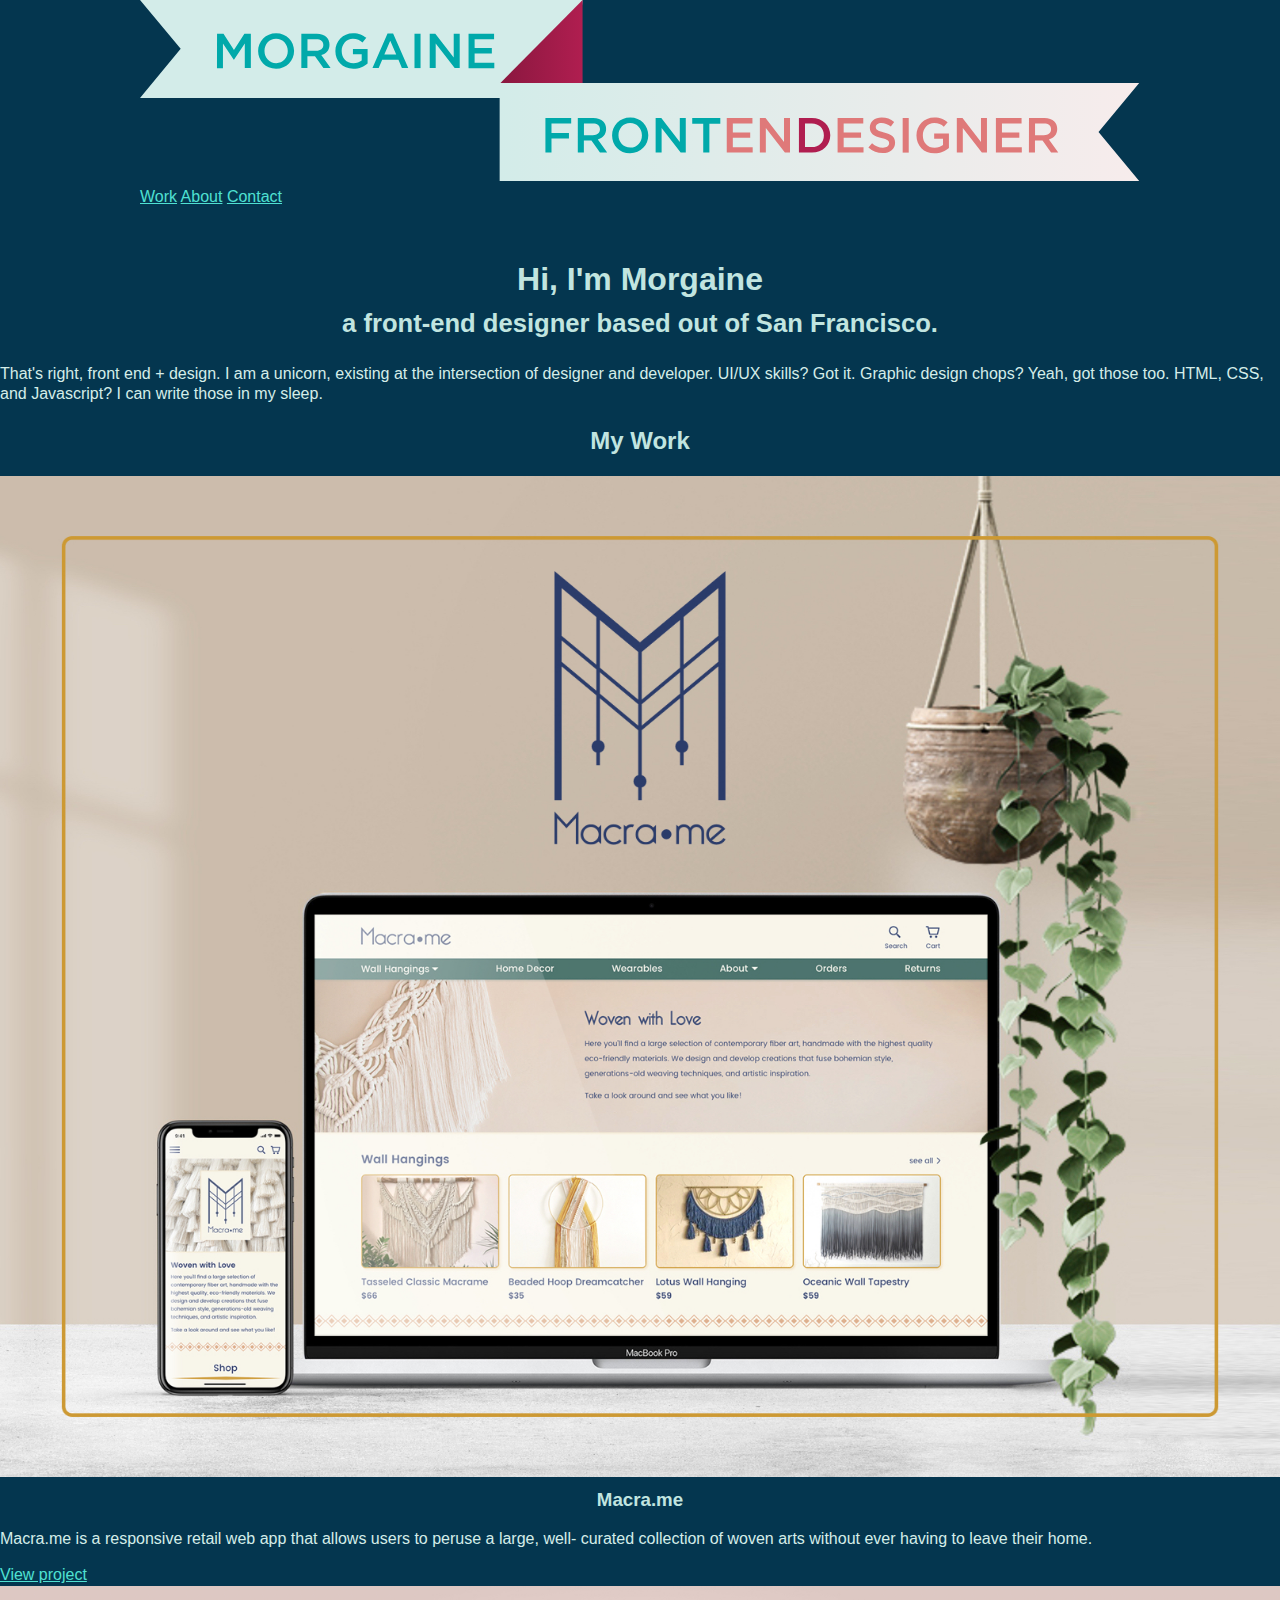
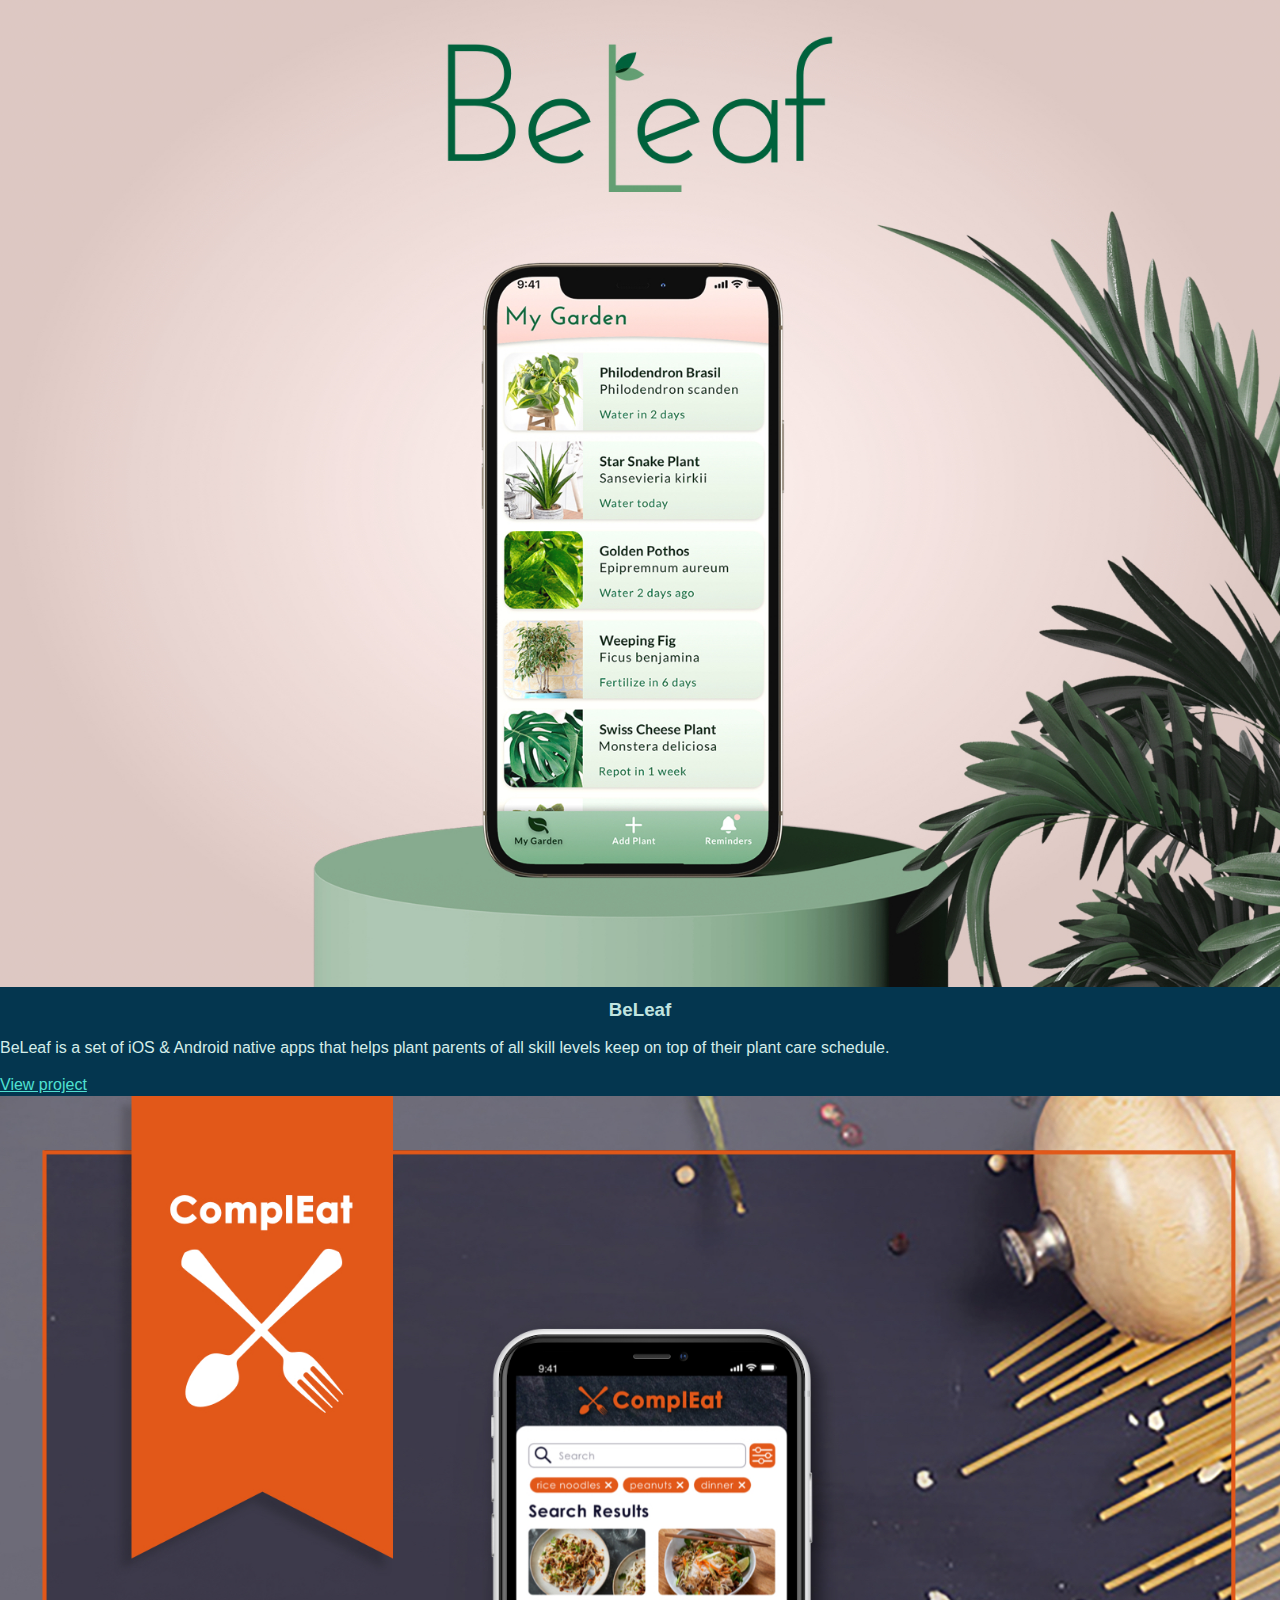
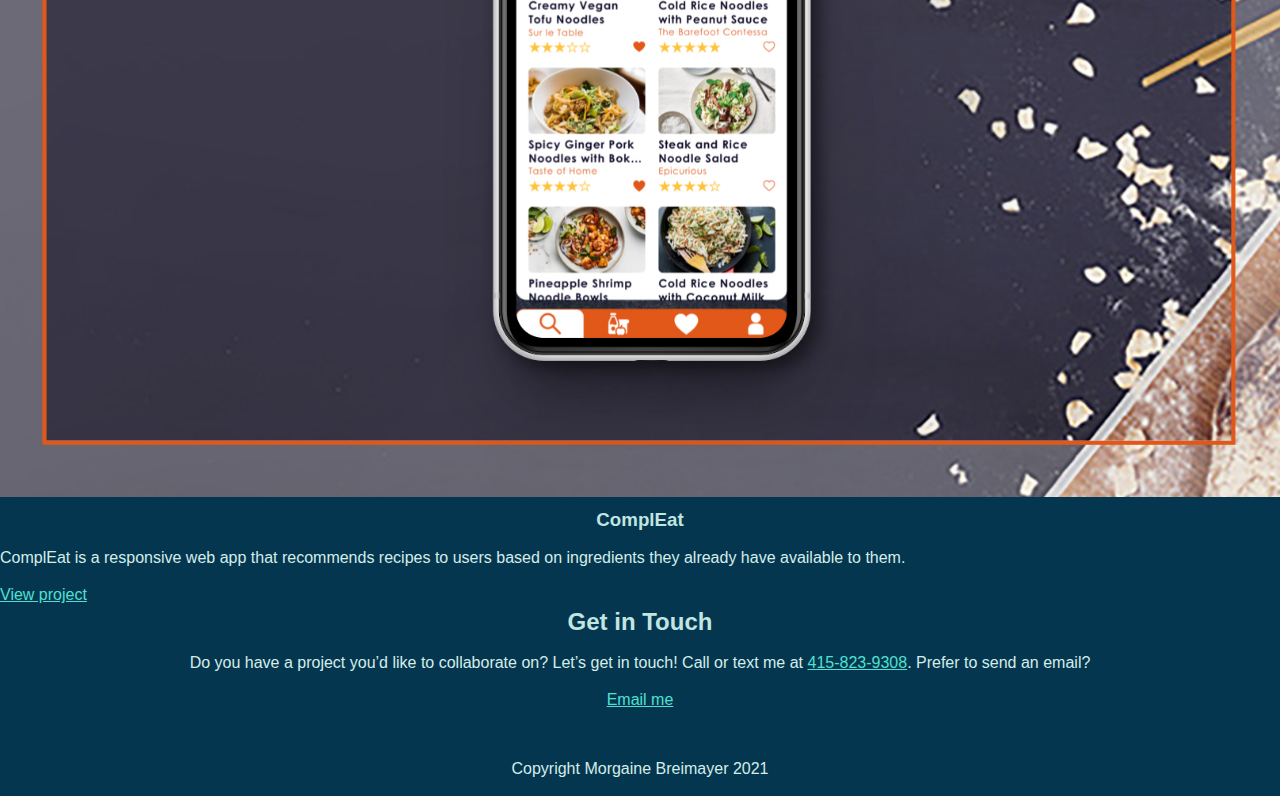
<file: homepage.html>
<!DOCTYPE html>
<html lang="en" dir="ltr">

<head>
  <meta charset="utf-8">
  <title>Morgaine Breimayer Front End Designer San Francisco</title>
  <meta name="author" content="Morgaine Breimayer">
  <meta name ="description" content="Portfolio of Morgaine Breimayer, a frontend designer based out of San Francisco."
  <link href="css/fontawesome.css" rel="stylesheet">
  <link href="css/brands.css" rel="stylesheet">
  <link href="css/main.css" rel="stylesheet">
  <link href="img/favicon.ico" rel="shortcut icon" type="image/x-icon" />
</head>

<body>
  <header>
    <div>
      <img src="img/logo.svg" alt="logo" />
      <nav>
        <a href="#work">Work</a>
        <a href="about.html">About</a>
        <a href="#contact">Contact</a>
      </nav>
    </div>
  </header>

  <main>
    <div id="intro">
      <div>
        <h1>Hi, I'm Morgaine<br />
          <span style="font-size: .8em;">a front-end designer based out of San Francisco.</span>
        </h1>
        <p>That's right, front end + design. I am a unicorn, existing at the intersection of designer and developer. UI/UX skills? Got it. Graphic design chops? Yeah, got those too. HTML, CSS, and Javascript? I can write those in my sleep.</p>
      </div>
    </div>
    <div id="work">
      <div class="wrapper">
        <h2>My Work</h2>
        <div class="row">
          <div class="column-lt">
            <picture>
              <source srcset="img/homepage/macrame_title@1x.jpg" media="(max-width:767px;)" />
              <img src="img/homepage/macrame_title@2x.jpg" alt="Macra.me" />
            </picture>
          </div>
          <div class="column-rt">
            <h3>Macra.me</h3>
            <p>Macra.me is a responsive retail web app that allows users to peruse a large, well- curated collection of woven arts without ever having to leave their home.</p>
            <a href="macrame.html">View project</a>
          </div>
        </div>
        <div class="row">
          <div class="column-lt">
            <picture>
              <source srcset="img/homepage/beleaf_title@1x.jpg" media="(max-width:767px;)" />
              <img src="img/homepage/beleaf_title@2x.jpg" alt="BeLeaf" />
            </picture>
          </div>
          <div class="column-rt">
            <h3>BeLeaf</h3>
            <p>BeLeaf is a set of iOS & Android native apps that helps plant parents of all skill levels keep on top of their plant care schedule.</p>
            <a href="beleaf.html">View project</a>
          </div>
        </div>
        <div class="row">
          <div class="column-lt">
            <picture>
              <source srcset="img/homepage/compleat_title@1x.jpg" media="(max-width:767px;)" />
              <img src="img/homepage/compleat_title@2x.jpg" alt="ComplEat" />
            </picture>
          </div>
          <div class="column-rt">
            <h3>ComplEat</h3>
            <p>ComplEat is a responsive web app that recommends recipes to users based on ingredients they already have available to them.</p>
            <a href="compleat.html">View project</a>
          </div>
        </div>
      </div>
    </div>
  </main>

  <footer>
    <div id="contact" class="wrapper">
      <h2>Get in Touch</h2>
      <p>Do you have a project you’d like to collaborate on? Let’s get in touch! Call or text me at <a href="tel:+14158239308">415-823-9308</a>. Prefer to send an email?</p>
      <div>
        <a href="mailto:morgaine.breimayer@gmail.com">Email me</a>
      </div>
      <div class="social media">
        <a href="https://www.linkedin.com/in/morgaine-breimayer-39764620/" target="_blank">
          <i class="fab fa-linkedin"></i>
        </a>
        <a href="https://www.behance.net/morgainedesign" target="_blank">
          <i class="fab fa-behance"></i>
        </a>
        <a href="https://www.instagram.com/morgaine.design/" target="_blank">
          <i class="fab fa-instagram"></i>
        </a>
      </div>
      <div>
        <p>Copyright Morgaine Breimayer 2021</p>
      </div>
    </div>
  </footer>
</body>

</html>
</file>
<file: css/main.css>
/* Sitewide stylings */
* {
  box-sizing: border-box;
}

:root {
  --dk-turq: #04364f;
  --med-turq: #10b5b7;
  --lt-turq: #4FE0D2;
  --wt-turq: #d4ede9;
  --dk-pink: #b01d4f;
  --med-pink: #df798b;
  --lt-pink: #e7d4d8;
}

body {
  background-color: var(--dk-turq);
  color: var(--wt-turq);
  margin: 0;
  font-family: 'Mulish', sans-serif;
  line-height: 1.3;
  font-size: 16px;
}

main {
  padding-top: 30px;
}

img {
  width: 100%;
}

hr {
  border: 1px solid var(--med-turq);
  width: 270px;
  margin: 0 auto;
}

.no-right-pad {
  padding-right: 0;
}

.flexbox {
  display: flex;
  justify-content: space-between;
  flex-wrap: wrap;
}

.gridbox {
  display: grid;
}

.bracket {
  color: var(--med-turq);
}

.container {
  padding: 20px 0;
  width: 1000px;
  margin: 0 auto;
  display: block;
}

/* Header & Nav */
header {
  width: 1000px;
  margin: 0 auto;
}

.navtoggle nav {
  text-align: right;
  margin-top: 58px;
  float: right;
  z-index: 10;
}

.navtoggle nav ul {
  list-style-type: none;
  padding: 0;
}

.navtoggle nav li:not(:first-child) {
  display: inline-block;
  text-transform: uppercase;
  font-weight: 600;
  padding: 0 0 0 30px;
}

.navtoggle nav li:not(:first-child) a {
  position: relative;
  z-index: 0;
  text-decoration: none;
}

.navtoggle li:first-child {
  display: none;
}

.modal {
  background-color: var(--dk-turq);
  z-index: -1;
  position: fixed;
  top: 0px;
  bottom: 0px;
  right: 0px;
  left: 0px;
  opacity: 0;
  transition: opacity .5s, z-index .5s;
}

.modal.clicked {
  transition: opacity .5s;
  opacity: .7;
  z-index: 9;
}

/* Nav Animation */
.navtoggle nav li:not(:first-child) a:before, nav li:not(:first-child) a:after {
  position: absolute;
  top: 12px;
  left: 50%;
  width: 50px;
  height: 50px;
  border: 4px solid var(--lt-turq);
  transform: translateX(-50%) translateY(-50%) scale(0.8);
  border-radius: 50%;
  background: transparent;
  content: "";
  opacity: 0;
  transition: all 0.3s;
  z-index: -1;
}

.navtoggle nav li:not(:first-child) a:after {
  border-width: 2px;
  transition: all 0.4s;
}

.navtoggle nav li:not(:first-child) a:hover:before {
  opacity: .2;
  transform: translateX(-50%) translateY(-50%) scale(1);
}

.navtoggle nav li:not(:first-child) a:hover:after {
  opacity: .15;
  transform: translateX(-50%) translateY(-50%) scale(1.3);
}

.navtoggle nav li:not(:first-child) a:active {
  color: var(--wt-turq);
}

.navtoggle nav li:not(:first-child) a:active:before {
  opacity: .5;
}

.navtoggle nav li:not(:first-child) a:active:after {
  opacity: .45;
}

/* Floating Nav */
.dot, .dot:before, .dot:after {
  position: absolute;
  width: 7px;
  height: 7px;
  border-radius: 20px;
  background-color: var(--wt-turq);
  transform: rotate(270deg);
  cursor: pointer;
}

.dot {
  margin-top: 10px;
  animation: 3s visibilityCenter infinite;
}

.dot:before, .dot:after {
  content: "";
}

.dot:before {
  right: 12px;
  transition: right .5s, height .5s, width .5s, transform .5s;
  transition-delay: .3s;
  animation: 3s visibilityTop infinite;
}

.dot:after {
  left: 12px;
  transition: left .5s, height .5s, width .5s, transform .5s;
  transition-delay: .3s;
  animation: 3s visibilityBottom infinite;
}

@keyframes visibilityTop {
  0% {
    opacity: 1;
  }

  80% {
    opacity: 1;
  }

  85% {
    opacity: .4;
  }

  90% {
    opacity: 1;
  }
}

@keyframes visibilityCenter {
  0% {
    opacity: 1;
  }

  85% {
    opacity: 1;
  }

  90% {
    opacity: .4;
  }

  95% {
    opacity: 1;
  }
}

@keyframes visibilityBottom {
  0% {
    opacity: 1;
  }

  90% {
    opacity: 1;
  }

  95% {
    opacity: .4;
  }

  100% {
    opacity: 1;
  }
}

.dots .dot.clicked {
  animation-name: none;
}

.dots .dot.clicked:before {
  right: -8px;
  height: 6px;
  width: 23px;
  transform: rotate(225deg);
  transition: right .5s, height .5s, width .5s, transform .5s;
  transition-delay: .3s;
  animation-name: none;
}

.dots .dot.clicked:after {
  left: -8px;
  height: 6px;
  width: 23px;
  transform: rotate(135deg);
  transition: left .5s, height .5s, width .5s, transform .5s;
  transition-delay: .3s;
  animation-name: none;
}

.navtoggle.scrolled nav {
  position: fixed;
  margin-top: 0;
  top: 10px;
  right: -20px;
}

.navtoggle.scrolled nav ul {
  position: relative;
  right: -289px;
  display: inline-block;
  transition: right .3s linear;
  background-image: url("../img/menu_bg.svg");
  background-size: cover;
  width: 320px;
  filter: drop-shadow(2px 2px 3px #021D28);
}

.navtoggle.scrolled.complete nav ul {
  right: -254px;
  transition: right .3s linear;
}

.navtoggle.scrolled nav.clicked ul {
  right: 20px;
  transition: right .5s linear;
}

.navtoggle.scrolled li {
  display: block;
  height: 32px;
}

.navtoggle.scrolled li a {
  padding: 0 15px 0 9px;
  width: 100%;
  color: var(--wt-turq);
}

.navtoggle.scrolled li:first-child {
  display: inline-block;
  font-size: 1.7em;
  line-height: 0em;
  margin: 11px 2px 5px 7px;
}

.navtoggle.scrolled li:first-child img {
  height: 26px;
  width: auto;
}

.navtoggle.scrolled nav ul li:not(:first-child) {
  padding: 0;
}

.navtoggle.scrolled nav li:not(:first-child) {
  opacity: 1;
}

.navtoggle.scrolled li:not(:first-child) a {
  top: 9px;
}

.navtoggle.scrolled nav ul li:not(:first-child) a:hover {
  text-decoration: underline;
}

.navtoggle.scrolled nav ul li:not(:first-child) a:active {
  color: var(--dk-pink);
  transition: color .2s;
}

.navtoggle.scrolled nav li:not(:first-child) a:hover:before,
.navtoggle.scrolled nav li:not(:first-child) a:hover:after {
  opacity: 0;
}

/* Text */
h1, h2, h3 {
  text-align: center;
  color: #C1E5E0;
}

h3 {
  font-weight: 600;
  margin: 5px 0 10px;
}

p, ul {
  font-weight: 500;
}

.text-right {
  text-align: right;
}

.text-center {
  text-align: center;
}

/* Links & Buttons */
a {
  color: var(--lt-turq);
}

a:visited {
  color: var(--lt-turq);
}

a.button {
  display: inline-block;
  background-color: var(--dk-pink);
  color: var(--wt-turq);
  font-weight: 600;
  padding: 10px;
  border-radius: 3px;
  transition: .2s all;
  text-decoration: none;
  text-transform: uppercase;
  margin: 0 0 15px;
}

a.button:hover, a.button:active {
  background-color: var(--med-pink);
}

a.button.contact {
  background-color: transparent;
  border: 2px solid var(--med-pink);
}

a.button.contact:hover, a.button.contact:active {
  background-color: var(--dk-pink);
  border-color: var(--dk-pink);
}

a.button:active {
  text-decoration: underline;
}

.button-cont {
  text-align: center;
  margin-top: 15px;
}

/* Footer */
footer {
  text-align: center;
}

footer h2 {
  margin-top: 0;
  margin-bottom: 5px;
}

footer .social-media p {
  margin-bottom: 0;
}

footer .social-media a {
  color: var(--med-turq);
  text-decoration: none;
}

footer .social-media a:hover,
footer .social-media a:active {
  color: var(--lt-turq);
  text-decoration: none;
}

footer a i {
  font-size: 25px;
  padding: 20px;
}

footer .copyright {
  font-size: .65em;
}

/* Case Studies */
.case-study {
  margin: 0 auto 50px auto;
  width: 1000px;
}

.case-study .page {
  height: 640px;
  margin-bottom: 15px;
}

.case-study .container {
  padding: 50px;
  height: 540px;
}

.case-study figure {
  margin: 0;
  text-align: center;
}

/* Responosive columns */
.col-lg-1 {
  width: 8%;
}

.col-lg-1_5 {
  width: 12%;
}

.col-lg-1_75 {
  width: 14%;
}

.col-lg-2 {
  width: 16%;
}

.col-lg-2_25 {
  width: 19%;
}

.col-lg-3 {
  width: 24%;
}

.col-lg-4 {
  width: 32%;
}

.col-lg-5 {
  width: 40%;
}

.col-lg-6 {
  width: 48%;
}

.col-lg-7 {
  width: 57%;
}

.col-lg-8 {
  width: 65%;
}

.col-lg-9 {
  width: 75%;
}

.col-lg-10 {
  width: 83%;
}

.col-lg-11 {
  width: 91%;
}

.col-lg-12 {
  width: 100%;
}

.medium, .small {
  display: none;
}

.large.medium {
  display: revert;
}

/* Medium devices (1024px or smaller) */
@media only screen and (max-width: 1024px) {
  header {
    width: 100%;
  }

  header .container {
    margin: 0;
    padding: 20px 20px 15px;
  }

  header .container img {
    width: 590px;
  }

  .navtoggle nav {
    margin-top: 15px;
  }

  .navtoggle nav ul {
    padding: 0;
    margin: 0;
  }

  .navtoggle nav ul li:not(:first-child) {
    padding: 0 0 0 40px;
  }

  .navtoggle nav li:not(:first-child) {
    text-align: right;
    padding-right: 0;
  }

  .navtoggle nav li:not(:first-child) a:before, nav li:not(:first-child) a:after {
    width: 40px;
    height: 40px;
  }

  .col-md-_5 {
    width: 7%;
  }

  .col-md-1 {
    width: 8%;
  }

  .col-md-1_5 {
    width: 12%;
  }

  .col-md-1_75 {
    width: 14%;
  }

  .col-md-2 {
    width: 16%;
  }

  .col-md-2_25 {
    width: 19%;
  }

  .col-md-3 {
    width: 24%;
  }

  .col-md-4 {
    width: 32%;
    float: left;
  }

  .col-md-5 {
    width: 40%;
  }

  .col-md-6 {
    width: 49%;
  }

  .col-md-7 {
    width: 57%;
  }

  .col-md-8 {
    width: 65%;
  }

  .col-md-9 {
    width: 75%;
  }

  .col-md-10 {
    width: 83%;
  }

  .col-md-12 {
    width: 100%;
  }

  .container {
    width: 100%;
    padding: 3px 15px 0;
    margin: 20px auto;
  }

  .case-study {
    margin: 0 auto 50px auto;
    width: 640px;
  }

  .case-study .page {
    height: 775px;
  }

  .case-study .container {
    padding: 30px;
    height: 775px;
  }

  .large {
    display: none;
  }

  .small {
    display: none;
  }

  .medium {
    display: revert;
  }

  .large-small {
    display: none;
  }
}

/* Small devices (640px and smaller) */
@media only screen and (max-width: 640px) {
  header {
    height: unset;
  }

  header .container {
    padding-right: 0;
  }

  header .container img {
    padding-top: 0;
  }

  main {
    padding-top: 0px;
  }

  h1 {
    font-size: 1.5em;
  }

  h2 {
    font-size: 1.3em;
  }

  .col-sm-1 {
    width: 8%;
  }

  .col-sm-1_5 {
    width: 12%;
  }

  .col-sm-1_75 {
    width: 14%;
  }

  .col-sm-2 {
    width: 16%;
  }

  .col-sm-3 {
    width: 24%;
  }

  .col-sm-4 {
    width: 32%;
    float: left;
  }

  .col-sm-5 {
    width: 40%;
  }

  .col-sm-6 {
    width: 49%;
  }

  .col-sm-7 {
    width: 57%;
  }

  .col-sm-8 {
    width: 65%;
  }

  .col-sm-9 {
    width: 75%;
  }

  .col-sm-10 {
    width: 83%;
  }

  .col-sm-11 {
    width: 91%;
  }

  .col-sm-12 {
    width: 100%;
  }

  #contact.container.col-sm-12 {
    width: 100%;
    padding: 0 15px;
  }

  .container {
    width: 100%;
  }

  .case-study {
    margin: 0 auto 20px auto;
    width: 100%;
    padding: 0 15px;
  }

  .case-study .page {
    height: unset;
  }

  .case-study .container {
    padding: 23px;
    height: unset;
  }

  .large {
    display: none;
  }

  .medium {
    display: none;
  }

  .large.medium {
    display: none;
  }

  .small, .large-small {
    display: revert;
  }

  header .container {
    width: 100%;
    overflow: hidden;
    padding-top: 30px;
    padding-bottom: 0;
  }

  .navtoggle {
    align-items: flex-end;
  }

  .navtoggle img.logo {
    width: 440px;
  }

  .navtoggle nav {
    position: fixed;
    margin-top: 0;
    top: 10px;
    right: -20px;
  }

  .navtoggle nav ul {
    position: relative;
    right: -254px;
    display: inline-block;
    transition: right .5s ease-out;
    background-image: url("../img/menu_bg.svg");
    background-size: cover;
    width: 320px;
    filter: drop-shadow(2px 2px 3px #021D28);
  }

  .navtoggle nav.clicked ul {
    right: 20px;
    transition: right .5s ease-out;
  }

  .navtoggle li {
    display: block;
    height: 32px;
  }

  .navtoggle li a {
    padding: 0 15px 0 9px;
    width: 100%;
    color: var(--wt-turq);
  }

  .navtoggle li:first-child {
    display: inline-block;
    font-size: 1.7em;
    line-height: 0em;
    margin: 11px 2px 5px 7px;
  }

  .navtoggle li:first-child img {
    height: 26px;
    width: auto;
  }

  .navtoggle nav ul li:not(:first-child) {
    padding: 0;
  }

  .navtoggle li:not(:first-child) a {
    top: 9px;
  }

  .navtoggle nav li:not(:first-child) a:hover:before, .navtoggle nav li:not(:first-child) a:hover:after {
    opacity: 0;
  }
}

/* Extra Small devices (400px and smaller) */
@media only screen and (max-width: 400px) {
  .navtoggle img.logo {
    width: 340px;
  }
}
</file>
<file: css/brands.css>
/*!
 * Font Awesome Free 5.15.3 by @fontawesome - https://fontawesome.com
 * License - https://fontawesome.com/license/free (Icons: CC BY 4.0, Fonts: SIL OFL 1.1, Code: MIT License)
 */
@font-face {
  font-family: 'Font Awesome 5 Brands';
  font-style: normal;
  font-weight: 400;
  font-display: block;
  src: url("../webfonts/fa-brands-400.eot");
  src: url("../webfonts/fa-brands-400.eot?#iefix") format("embedded-opentype"), url("../webfonts/fa-brands-400.woff2") format("woff2"), url("../webfonts/fa-brands-400.woff") format("woff"), url("../webfonts/fa-brands-400.ttf") format("truetype"), url("../webfonts/fa-brands-400.svg#fontawesome") format("svg"); }

.fab {
  font-family: 'Font Awesome 5 Brands';
  font-weight: 400; }
</file>
